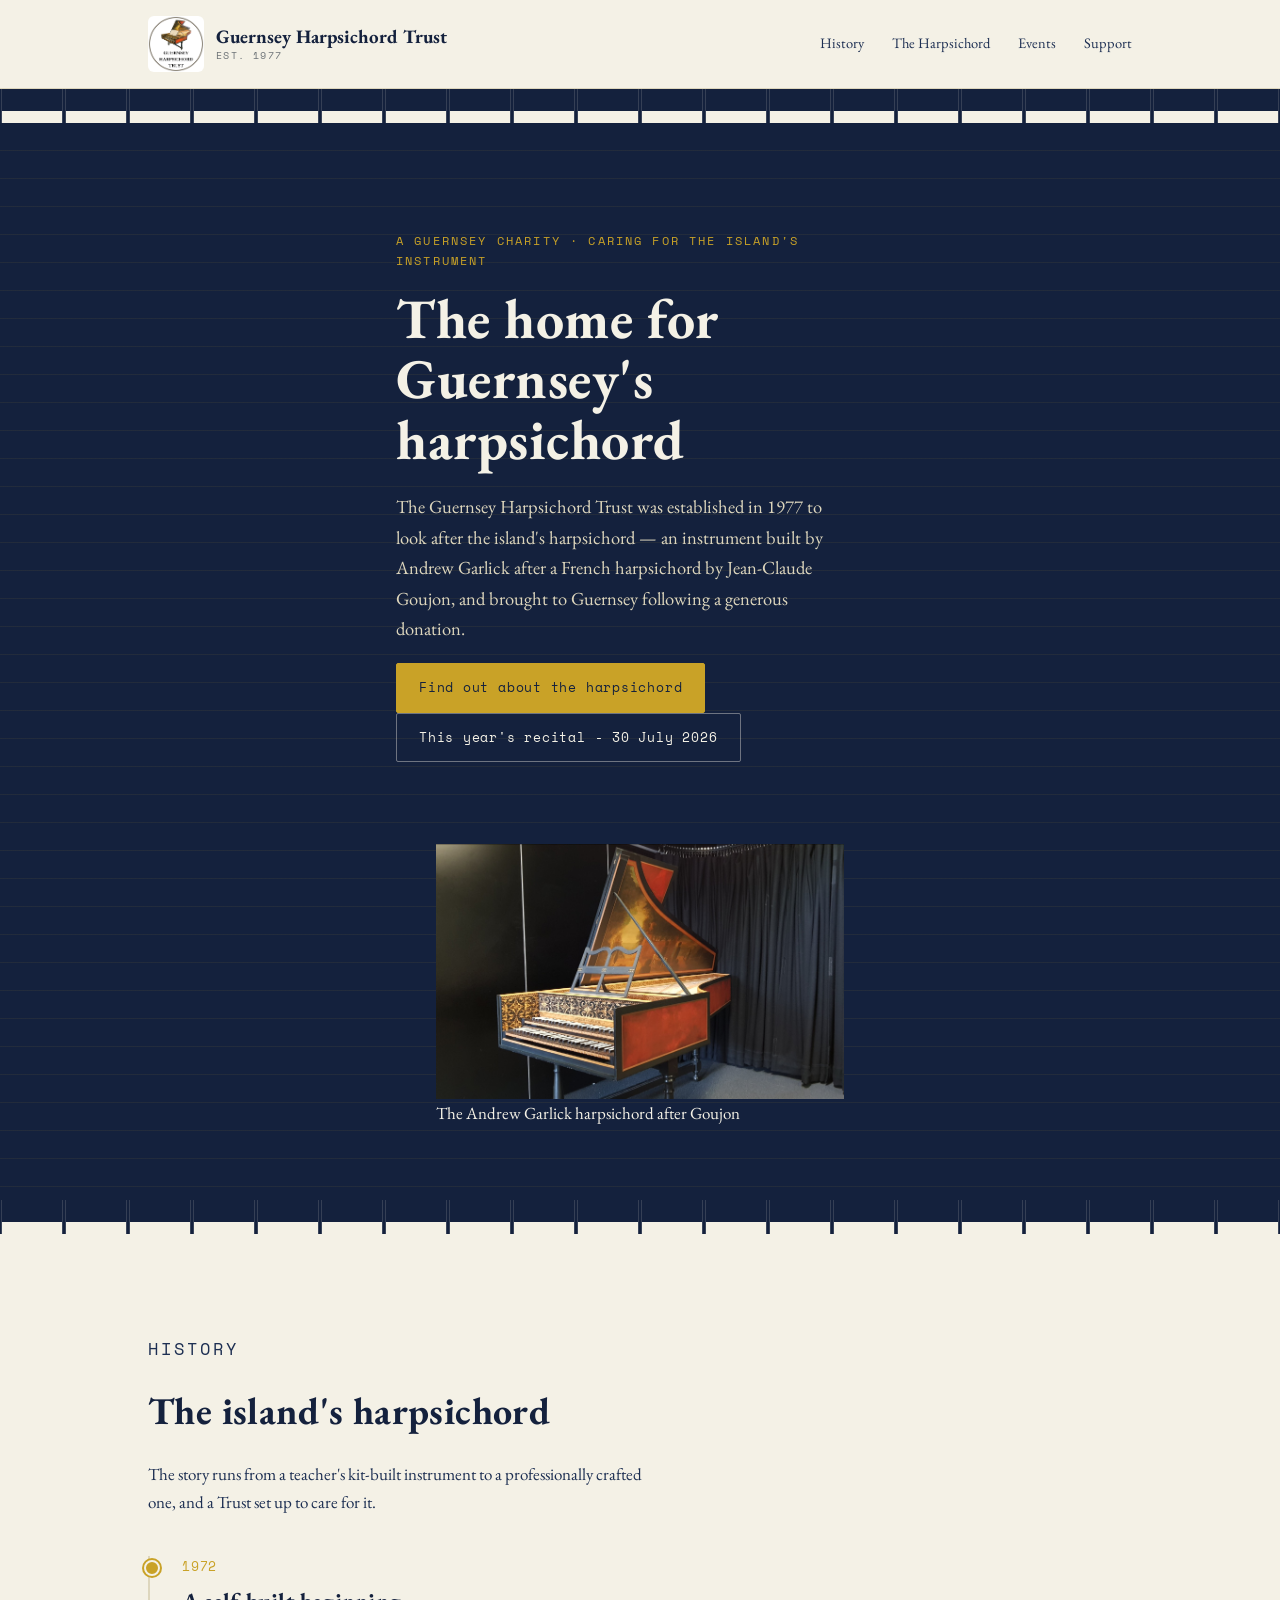
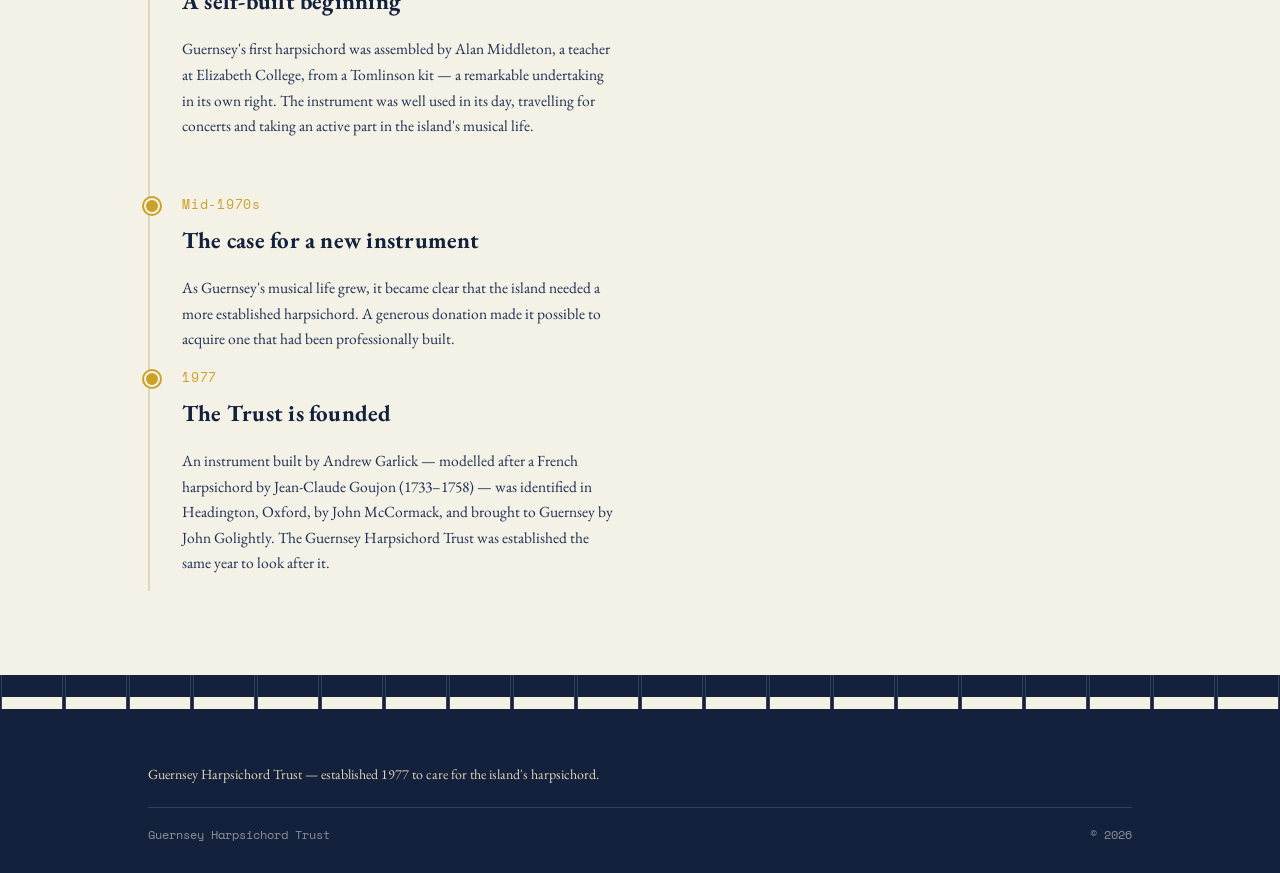
<file: index.html>
<!DOCTYPE html>
<html lang="en">
<head>
<meta charset="UTF-8">
<meta name="viewport" content="width=device-width, initial-scale=1.0">
<title>Guernsey Harpsichord Trust</title>
<meta name="description" content="The Guernsey Harpsichord Trust cares for the island's harpsichord, built by Andrew Garlick after Jean-Claude Goujon, and its predecessor built by Alan Middleton.">
<link rel="preconnect" href="https://fonts.googleapis.com">
<link rel="preconnect" href="https://fonts.gstatic.com" crossorigin>
<link href="https://fonts.googleapis.com/css2?family=EB+Garamond:ital,wght@0,400;0,500;0,600;0,700;1,400;1,500&family=Space+Mono:wght@400;700&display=swap" rel="stylesheet">
<link rel="stylesheet" href="style.css">
</head>
<body>

<header>
  <div class="nav-row">
    <a class="brand" href="index.html">
      <img class="brand-logo" src="guernsey-harpsichord-trust-logo.svg.png" alt="Guernsey Harpsichord Trust logo">
      <span class="brand-text">Guernsey Harpsichord Trust<small>Est. 1977</small></span>
    </a>
    <nav class="links" id="navLinks">
      <a href="index.html#history">History</a>
      <a href="index.html#harpsichord">The Harpsichord</a>
      <a href="events.html">Events</a>
      <a href="support.html">Support</a>
    </nav>
    <button class="menu-btn" id="menuBtn" aria-expanded="false" aria-controls="navLinks">MENU</button>
  </div>
</header>

<div class="keyboard-strip" aria-hidden="true">
  <svg viewBox="0 0 700 34" preserveAspectRatio="none">
    <defs>
      <pattern id="keys" width="35" height="34" patternUnits="userSpaceOnUse">
        <rect x="0" y="0" width="35" height="34" fill="#14213d"/>
        <rect x="1" y="0" width="33" height="34" fill="#f4f1e6"/>
        <rect x="1" y="0" width="33" height="22" fill="#14213d"/>
      </pattern>
    </defs>
    <rect width="700" height="34" fill="url(#keys)"/>
  </svg>
</div>

<section class="hero">
  <div class="wrap hero-inner hero-inner--solo">
    <div>
      <p class="eyebrow">A Guernsey charity &middot; caring for the island's instrument</p>
      <h1>The home for Guernsey's harpsichord </h1>
      <p class="lede">The Guernsey Harpsichord Trust was established in 1977 to look after the island's harpsichord — an instrument built by Andrew Garlick after a French harpsichord by Jean-Claude Goujon, and brought to Guernsey following a generous donation.</p>
        <a class="btn btn-solid" href="#history">Find out about the harpsichord</a>
        <a class="btn btn-ghost" href="events.html">This year's recital - 30 July 2026</a>
      </p>
    </div>
    <figure class="hero-figure">
      <img src="Guernsey harpsichord photo.jpg" alt="Guernsey harpsichord" class="hero-photo">
      <figcaption class="visually-hidden">The Andrew Garlick harpsichord after Goujon</figcaption>
    </figure>
  </div>
</section>
<div class="keyboard-strip" aria-hidden="true">
  <svg viewBox="0 0 700 34" preserveAspectRatio="none"><rect width="700" height="34" fill="url(#keys)"/></svg>
</div>

<section id="history" class="reveal">
  <div class="wrap">
    <div class="section-head">
      <p class="eyebrow">History</p>
      <h2>The island's harpsichord</h2>
      <p>The story runs from a teacher's kit-built instrument to a professionally crafted one, and a Trust set up to care for it.</p>
    </div>
    <div class="timeline">
      <div class="timeline-item">
        <div class="year">1972</div>
        <h3>A self-built beginning</h3>
        <p>Guernsey's first harpsichord was assembled by Alan Middleton, a teacher at Elizabeth College, from a Tomlinson kit — a remarkable undertaking in its own right. The instrument was well used in its day, travelling for concerts and taking an active part in the island's musical life.</p>
      </div>
      <div class="timeline-item">
        <div class="year">Mid-1970s</div>
        <h3>The case for a new instrument</h3>
        <p>As Guernsey's musical life grew, it became clear that the island needed a more established harpsichord. A generous donation made it possible to acquire one that had been professionally built.</p>
      <div class="timeline-item">
        <div class="year">1977</div>
        <h3>The Trust is founded</h3>
        <p>An instrument built by Andrew Garlick — modelled after a French harpsichord by Jean-Claude Goujon (1733–1758) — was identified in Headington, Oxford, by John McCormack, and brought to Guernsey by John Golightly. The Guernsey Harpsichord Trust was established the same year to look after it.</p>
      </div>
    </div>
  </div>
</section>

<div class="keyboard-strip" aria-hidden="true">
  <svg viewBox="0 0 700 34" preserveAspectRatio="none"><rect width="700" height="34" fill="url(#keys)"/></svg>
</div>

<footer>
  <div class="wrap">
    <p>Guernsey Harpsichord Trust — established 1977 to care for the island's harpsichord.</p>
    <div class="foot-bottom">
      <span>Guernsey Harpsichord Trust</span>
      <span>&copy; 2026</span>
    </div>
  </div>
</footer>

<script>
  const menuBtn = document.getElementById('menuBtn');
  const navLinks = document.getElementById('navLinks');
  menuBtn.addEventListener('click', () => {
    const open = navLinks.classList.toggle('open');
    menuBtn.setAttribute('aria-expanded', open ? 'true' : 'false');
  });
  navLinks.querySelectorAll('a').forEach(a => a.addEventListener('click', () => {
    navLinks.classList.remove('open');
    menuBtn.setAttribute('aria-expanded', 'false');
  }));

  const revealEls = document.querySelectorAll('.reveal');
  if ('IntersectionObserver' in window){
    const io = new IntersectionObserver((entries) => {
      entries.forEach(e => { if (e.isIntersecting){ e.target.classList.add('in'); io.unobserve(e.target); } });
    }, { threshold: 0.12 });
    revealEls.forEach(el => io.observe(el));
  } else {
    revealEls.forEach(el => el.classList.add('in'));
  }
</script>

</body>
</html>
</file>
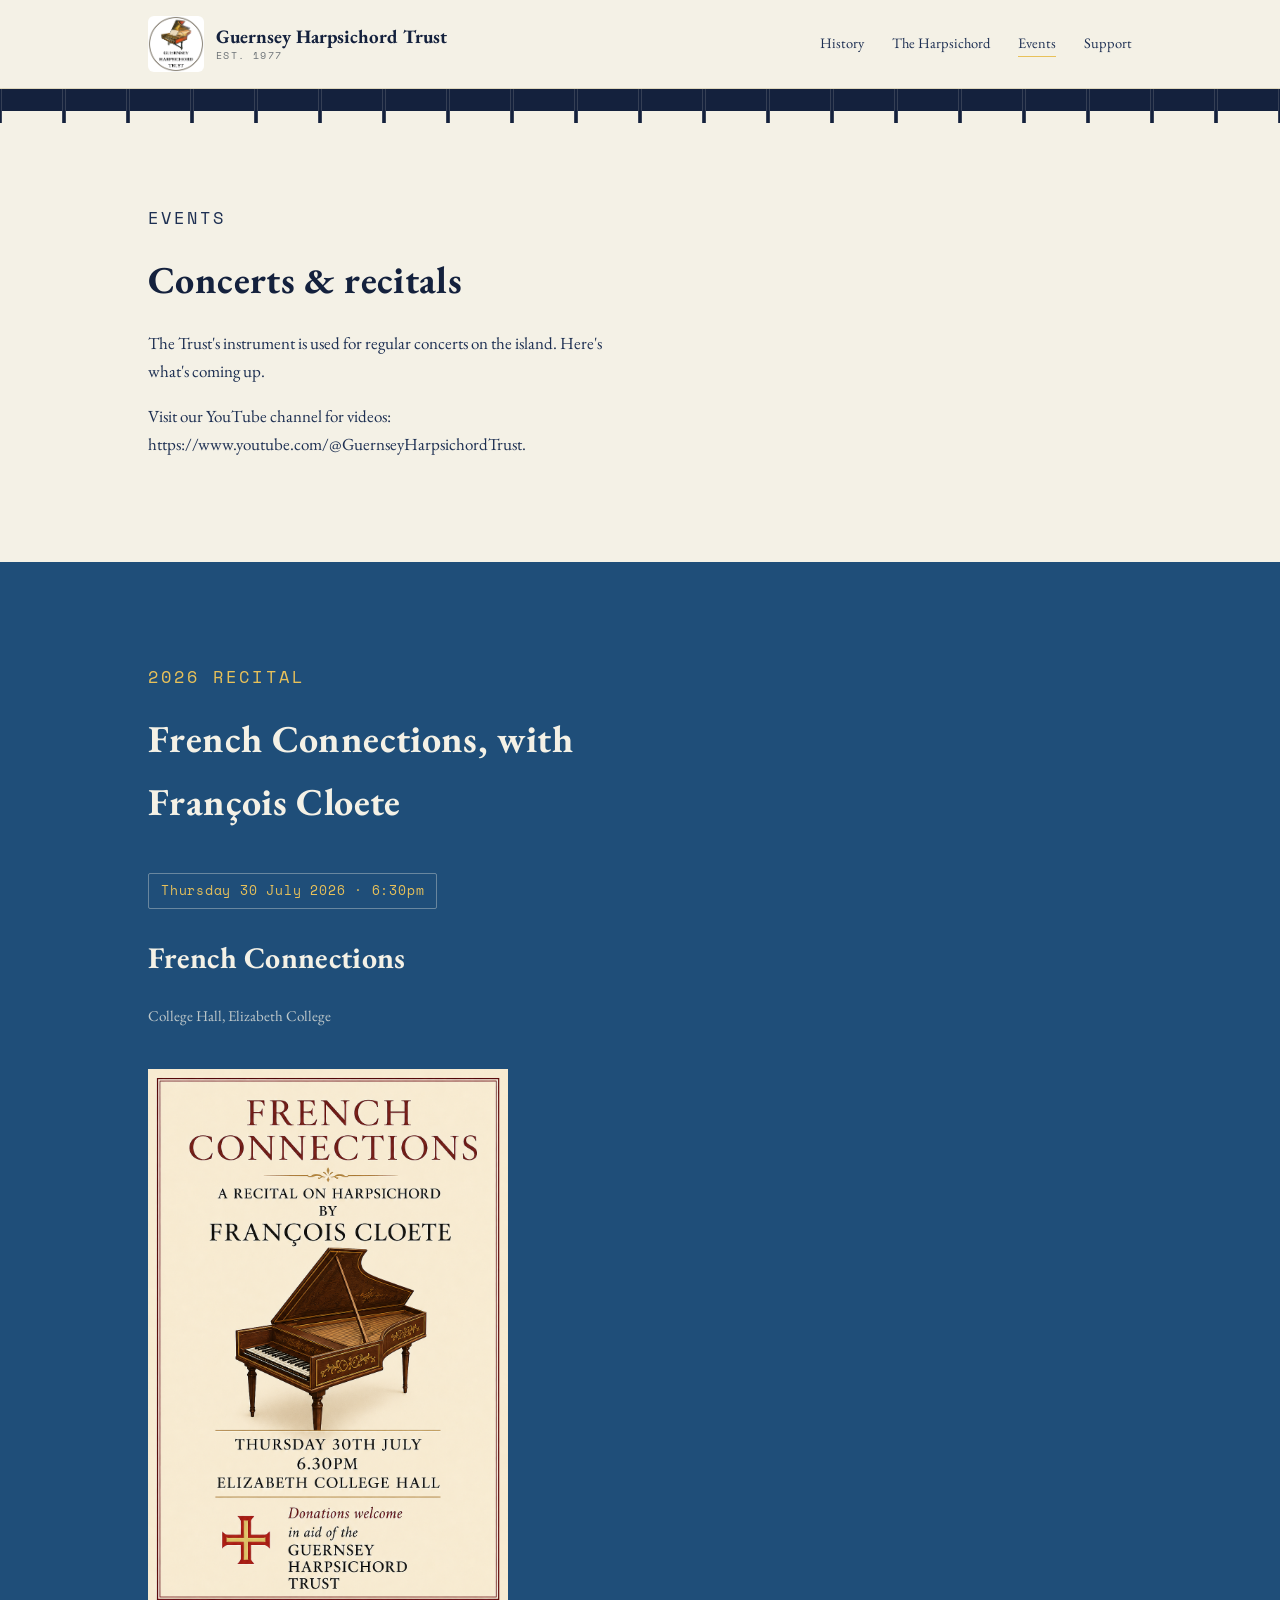
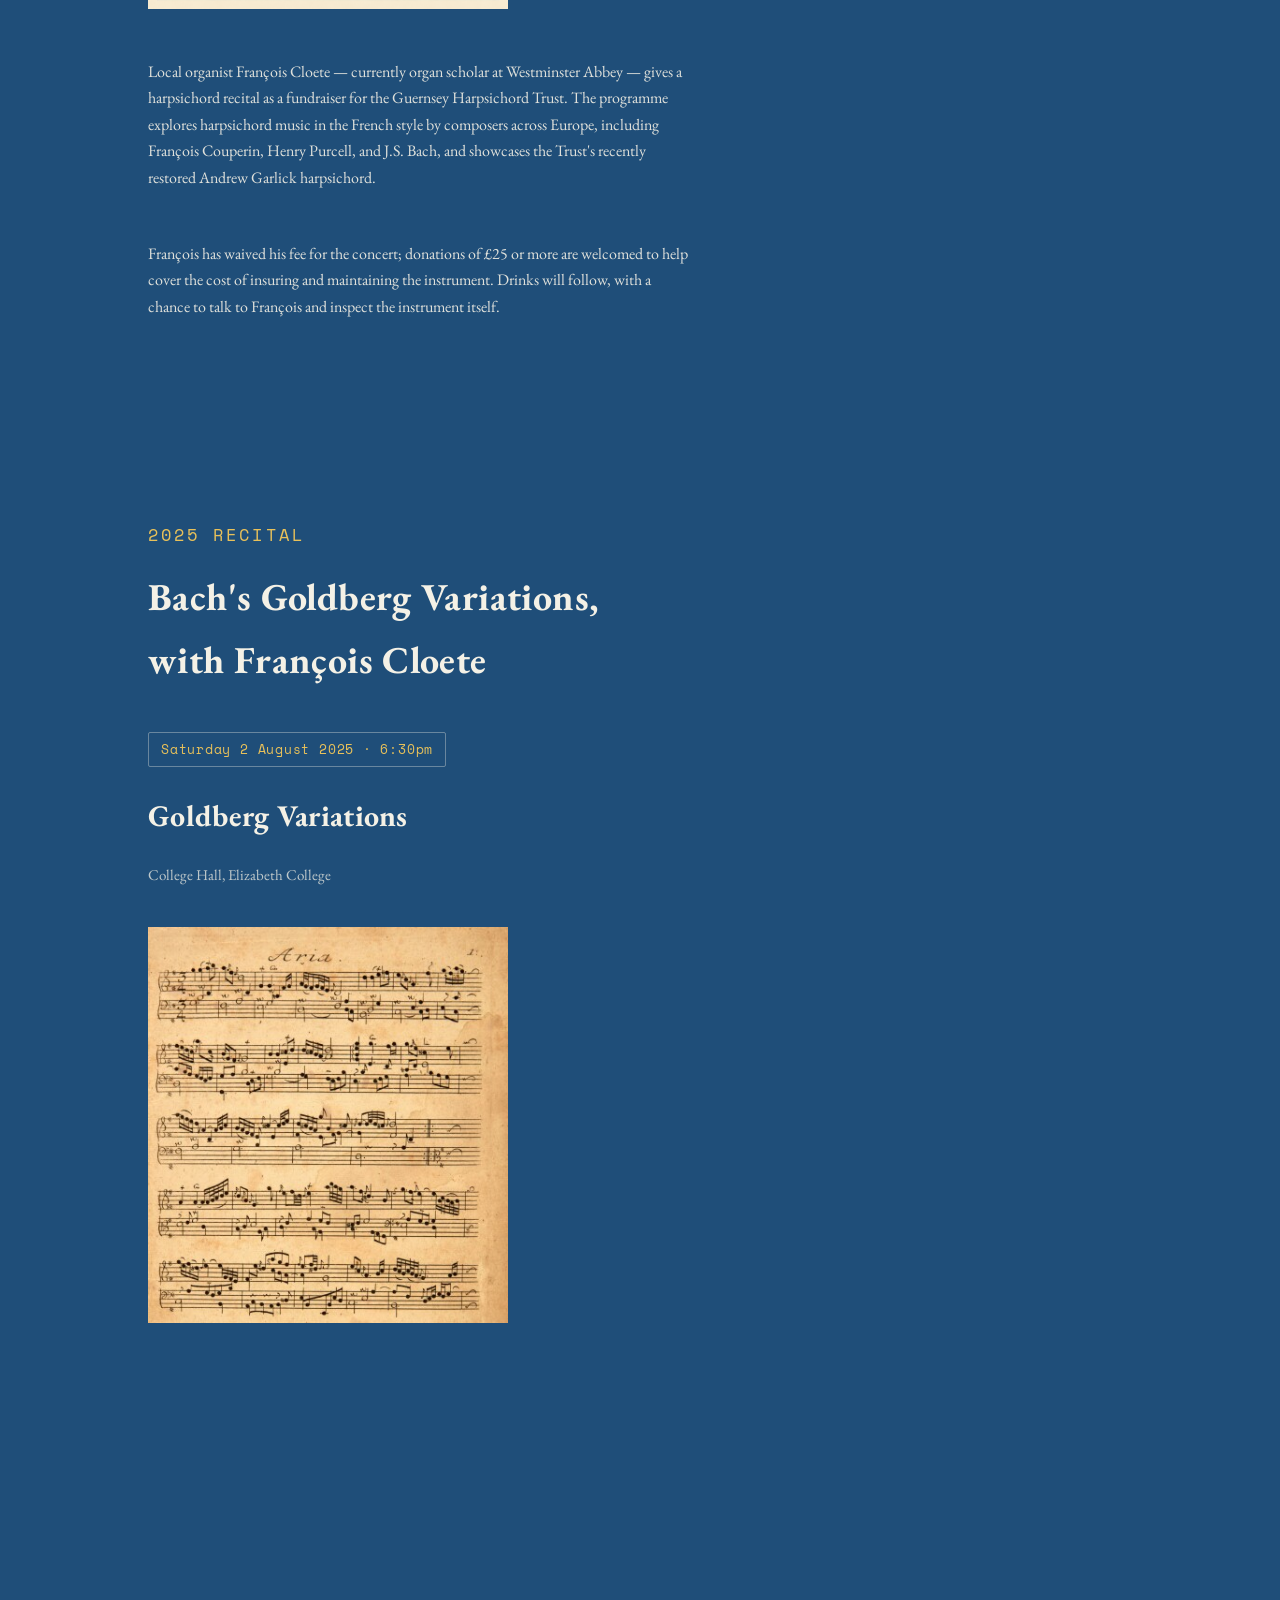
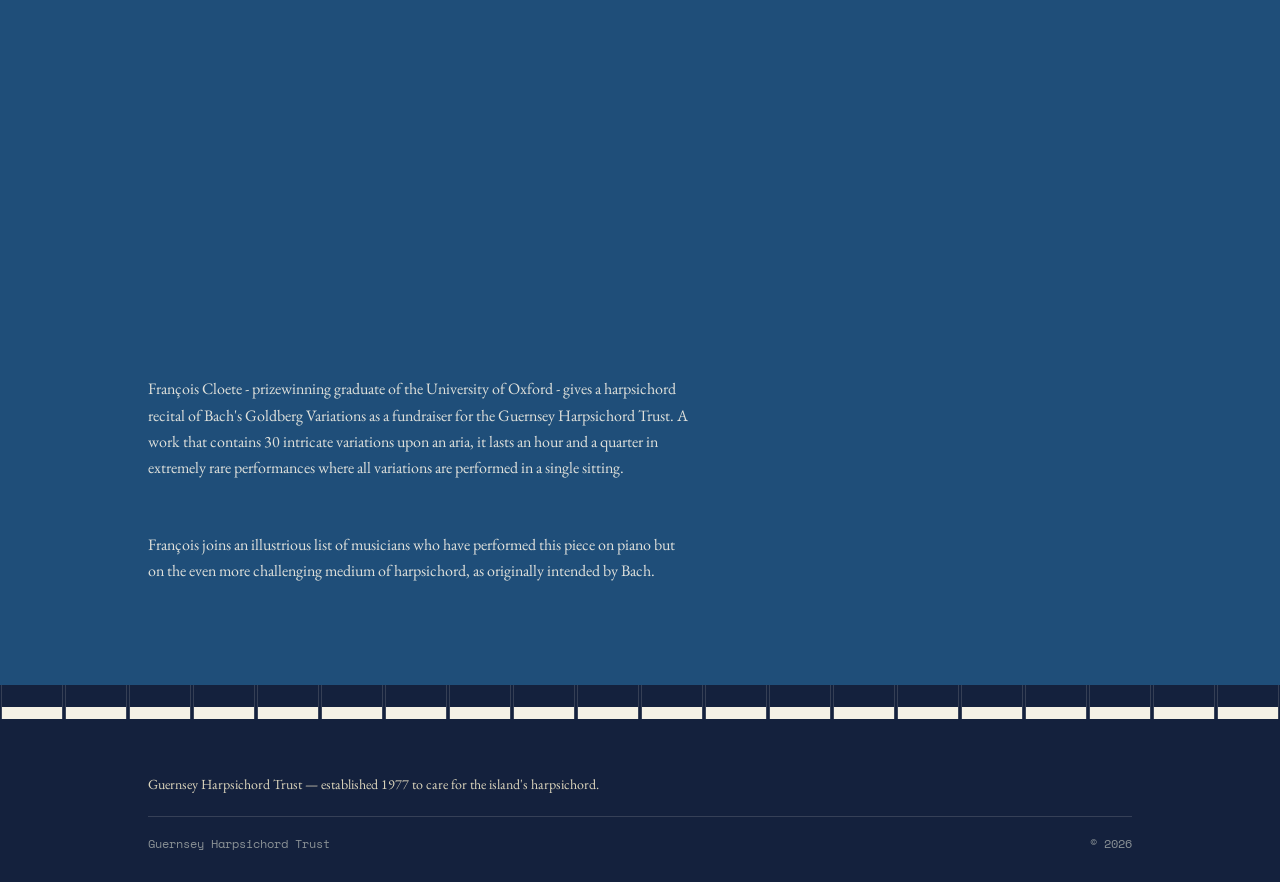
<file: events.html>
<!DOCTYPE html>
<html lang="en">
<head>
<meta charset="UTF-8">
<meta name="viewport" content="width=device-width, initial-scale=1.0">
<title>Events — Guernsey Harpsichord Trust</title>
<meta name="description" content="Concerts and recitals from the Guernsey Harpsichord Trust, including this year's fundraising recital by François Cloete.">
<link rel="preconnect" href="https://fonts.googleapis.com">
<link rel="preconnect" href="https://fonts.gstatic.com" crossorigin>
<link href="https://fonts.googleapis.com/css2?family=EB+Garamond:ital,wght@0,400;0,500;0,600;0,700;1,400;1,500&family=Space+Mono:wght@400;700&display=swap" rel="stylesheet">
<link rel="stylesheet" href="style.css">
</head>
<body>

<header>
  <div class="nav-row">
    <a class="brand" href="index.html">
      <img class="brand-logo" src="guernsey-harpsichord-trust-logo.svg.png" alt="Guernsey Harpsichord Trust logo">
      <span class="brand-text">Guernsey Harpsichord Trust<small>Est. 1977</small></span>
    </a>
    <nav class="links" id="navLinks">
      <a href="index.html#history">History</a>
      <a href="index.html#harpsichord">The Harpsichord</a>
      <a href="events.html" class="current">Events</a>
      <a href="support.html">Support</a>
    </nav>
    <button class="menu-btn" id="menuBtn" aria-expanded="false" aria-controls="navLinks">MENU</button>
  </div>
</header>

<div class="keyboard-strip" aria-hidden="true">
  <svg viewBox="0 0 700 34" preserveAspectRatio="none">
    <defs>
      <pattern id="keys" width="35" height="34" patternUnits="userSpaceOnUse">
        <rect x="0" y="0" width="35" height="34" fill="#14213d"/>
        <rect x="1" y="0" width="33" height="34" fill="#f4f1e6"/>
        <rect x="1" y="0" width="33" height="22" fill="#14213d"/>
      </pattern>
    </defs>
    <rect width="700" height="34" fill="url(#keys)"/>
  </svg>
</div>

<section class="tight reveal">
  <div class="wrap">
    <div class="section-head">
      <p class="eyebrow">Events</p>
      <h2>Concerts &amp; recitals</h2>
      <p>The Trust's instrument is used for regular concerts on the island. Here's what's coming up.</p>
      <p>Visit our YouTube channel for videos: https://www.youtube.com/@GuernseyHarpsichordTrust.</p>
    </div>
  </div>
</section>

<section class="band-blue reveal">
  <div class="wrap">
    <div class="section-head">
      <p class="eyebrow">2026 recital</p>
      <h2>French Connections, with Fran&ccedil;ois Cloete</h2>
    </div>
    <div class="recital-card">
      <span class="date-badge">Thursday 30 July 2026 &middot; 6:30pm</span>
      <h3>French Connections</h3>
      <div class="venue">College Hall, Elizabeth College</div>
      <img src="French Connections.png" alt="French Connections poster" class="recital-poster" loading="lazy">
      <p>Local organist Fran&ccedil;ois Cloete — currently organ scholar at Westminster Abbey — gives a harpsichord recital as a fundraiser for the Guernsey Harpsichord Trust. The programme explores harpsichord music in the French style by composers across Europe, including Fran&ccedil;ois Couperin, Henry Purcell, and J.S. Bach, and showcases the Trust's recently restored Andrew Garlick harpsichord.</p>
      <p>Fran&ccedil;ois has waived his fee for the concert; donations of £25 or more are welcomed to help cover the cost of insuring and maintaining the instrument. Drinks will follow, with a chance to talk to Fran&ccedil;ois and inspect the instrument itself.</p>
    </div>
  </div>
</section>

  <section class="band-blue reveal">
  <div class="wrap">
    <div class="section-head">
      <p class="eyebrow">2025 recital</p>
      <h2>Bach's Goldberg Variations, with Fran&ccedil;ois Cloete</h2>
    </div>
    <div class="recital-card">
      <span class="date-badge">Saturday 2 August 2025 &middot; 6:30pm</span>
      <h3>Goldberg Variations</h3>
      <div class="venue">College Hall, Elizabeth College</div>
      <img src="Goldberg Variations Aria.jpg" alt="Goldberg Variations aria" class="recital-poster" loading="lazy">
      <div class="video">
        <iframe width="560" height="315" src="https://www.youtube.com/embed/0cbKVAZnov4" title="YouTube video player" frameborder="0" allow="accelerometer; autoplay; clipboard-write; encrypted-media; gyroscope; picture-in-picture" allowfullscreen></iframe>
      </div>
      <p>Fran&ccedil;ois Cloete - prizewinning graduate of the University of Oxford - gives a harpsichord recital of Bach's Goldberg Variations as a fundraiser for the Guernsey Harpsichord Trust. A work that contains 30 intricate variations upon an aria, it lasts an hour and a quarter in extremely rare performances where all variations are performed in a single sitting. </p>
      <p>Fran&ccedil;ois joins an illustrious list of musicians who have performed this piece on piano but on the even more challenging medium of harpsichord, as originally intended by Bach.</p>
    </div>
  </div>
</section>

<div class="keyboard-strip" aria-hidden="true">
  <svg viewBox="0 0 700 34" preserveAspectRatio="none"><rect width="700" height="34" fill="url(#keys)"/></svg>
</div>

<footer>
  <div class="wrap">
    <p>Guernsey Harpsichord Trust — established 1977 to care for the island's harpsichord.</p>
    <div class="foot-bottom">
      <span>Guernsey Harpsichord Trust</span>
      <span>&copy; 2026</span>
    </div>
  </div>
</footer>

<script>
  const menuBtn = document.getElementById('menuBtn');
  const navLinks = document.getElementById('navLinks');
  menuBtn.addEventListener('click', () => {
    const open = navLinks.classList.toggle('open');
    menuBtn.setAttribute('aria-expanded', open ? 'true' : 'false');
  });
  navLinks.querySelectorAll('a').forEach(a => a.addEventListener('click', () => {
    navLinks.classList.remove('open');
    menuBtn.setAttribute('aria-expanded', 'false');
  }));

  const revealEls = document.querySelectorAll('.reveal');
  if ('IntersectionObserver' in window){
    const io = new IntersectionObserver((entries) => {
      entries.forEach(e => { if (e.isIntersecting){ e.target.classList.add('in'); io.unobserve(e.target); } });
    }, { threshold: 0.12 });
    revealEls.forEach(el => io.observe(el));
  } else {
    revealEls.forEach(el => el.classList.add('in'));
  }
</script>

</body>
</html>
</file>
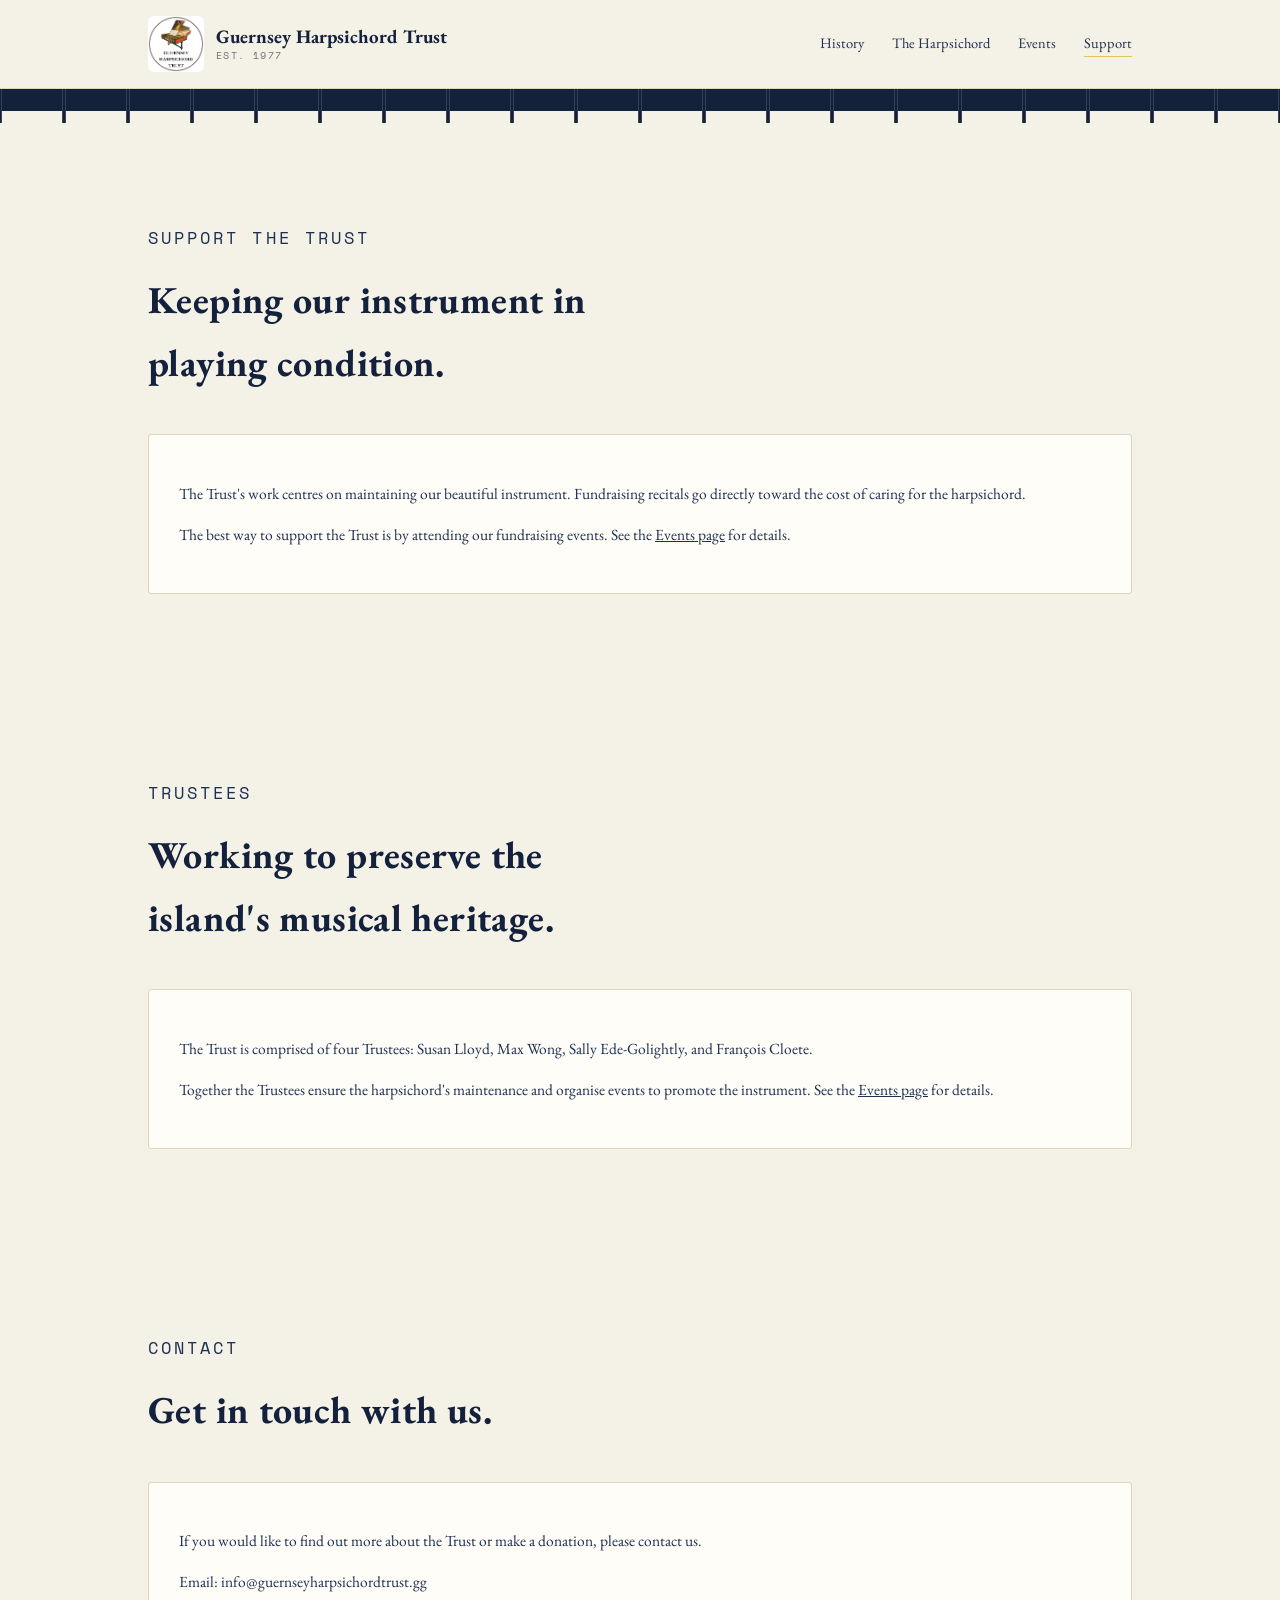
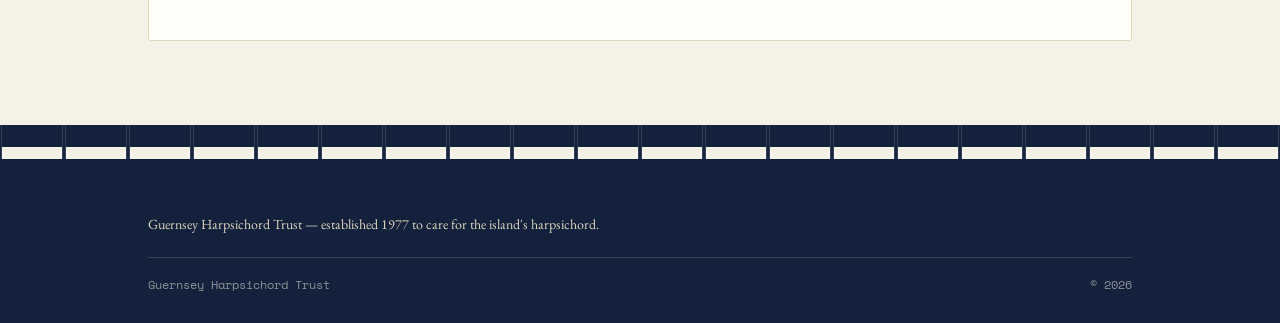
<file: support.html>
<!DOCTYPE html>
<html lang="en">
<head>
<meta charset="UTF-8">
<meta name="viewport" content="width=device-width, initial-scale=1.0">
<title>Support — Guernsey Harpsichord Trust</title>
<meta name="description" content="How to support the Guernsey Harpsichord Trust, which cares for the island's Andrew Garlick harpsichord.">
<link rel="preconnect" href="https://fonts.googleapis.com">
<link rel="preconnect" href="https://fonts.gstatic.com" crossorigin>
<link href="https://fonts.googleapis.com/css2?family=EB+Garamond:ital,wght@0,400;0,500;0,600;0,700;1,400;1,500&family=Space+Mono:wght@400;700&display=swap" rel="stylesheet">
<link rel="stylesheet" href="style.css">
</head>
<body>

<header>
  <div class="nav-row">
    <a class="brand" href="index.html">
      <img class="brand-logo" src="guernsey-harpsichord-trust-logo.svg.png" alt="Guernsey Harpsichord Trust logo">
      <span class="brand-text">Guernsey Harpsichord Trust<small>Est. 1977</small></span>
    </a>
    <nav class="links" id="navLinks">
      <a href="index.html#history">History</a>
      <a href="index.html#harpsichord">The Harpsichord</a>
      <a href="events.html">Events</a>
      <a href="support.html" class="current">Support</a>
    </nav>
    <button class="menu-btn" id="menuBtn" aria-expanded="false" aria-controls="navLinks">MENU</button>
  </div>
</header>

<div class="keyboard-strip" aria-hidden="true">
  <svg viewBox="0 0 700 34" preserveAspectRatio="none">
    <defs>
      <pattern id="keys" width="35" height="34" patternUnits="userSpaceOnUse">
        <rect x="0" y="0" width="35" height="34" fill="#14213d"/>
        <rect x="1" y="0" width="33" height="34" fill="#f4f1e6"/>
        <rect x="1" y="0" width="33" height="22" fill="#14213d"/>
      </pattern>
    </defs>
    <rect width="700" height="34" fill="url(#keys)"/>
  </svg>
</div>

<section class="reveal">
  <div class="wrap">
    <div class="section-head">
      <p class="eyebrow">Support the Trust</p>
      <h2>Keeping our instrument in playing condition.</h2>
    </div>
    <div class="support-note">
      <p>The Trust's work centres on maintaining our beautiful instrument. Fundraising recitals go directly toward the cost of caring for the harpsichord.</p>
      <p>The best way to support the Trust is by attending our fundraising events. See the <a href="events.html">Events page</a> for details.</p>
    </div>
  </div>
</section>

  <section class="reveal">
  <div class="wrap">
    <div class="section-head">
      <p class="eyebrow">Trustees</p>
      <h2>Working to preserve the island's musical heritage.</h2>
    </div>
    <div class="support-note">
      <p>The Trust is comprised of four Trustees: Susan Lloyd, Max Wong, Sally Ede-Golightly, and Fran&ccedil;ois Cloete.</p>
      <p>Together the Trustees ensure the harpsichord's maintenance and organise events to promote the instrument. See the <a href="events.html">Events page</a> for details.</p>
    </div>
  </div>
</section>

    <section class="reveal">
  <div class="wrap">
    <div class="section-head">
      <p class="eyebrow">Contact</p>
      <h2>Get in touch with us.</h2>
    </div>
    <div class="support-note">
      <p>If you would like to find out more about the Trust or make a donation, please contact us.</p>
      <p>Email: info@guernseyharpsichordtrust.gg</p>
    </div>
  </div>
</section>

<div class="keyboard-strip" aria-hidden="true">
  <svg viewBox="0 0 700 34" preserveAspectRatio="none"><rect width="700" height="34" fill="url(#keys)"/></svg>
</div>

<footer>
  <div class="wrap">
    <p>Guernsey Harpsichord Trust — established 1977 to care for the island's harpsichord.</p>
    <div class="foot-bottom">
      <span>Guernsey Harpsichord Trust</span>
      <span>&copy; 2026</span>
    </div>
  </div>
</footer>

<script>
  const menuBtn = document.getElementById('menuBtn');
  const navLinks = document.getElementById('navLinks');
  menuBtn.addEventListener('click', () => {
    const open = navLinks.classList.toggle('open');
    menuBtn.setAttribute('aria-expanded', open ? 'true' : 'false');
  });
  navLinks.querySelectorAll('a').forEach(a => a.addEventListener('click', () => {
    navLinks.classList.remove('open');
    menuBtn.setAttribute('aria-expanded', 'false');
  }));

  const revealEls = document.querySelectorAll('.reveal');
  if ('IntersectionObserver' in window){
    const io = new IntersectionObserver((entries) => {
      entries.forEach(e => { if (e.isIntersecting){ e.target.classList.add('in'); io.unobserve(e.target); } });
    }, { threshold: 0.12 });
    revealEls.forEach(el => io.observe(el));
  } else {
    revealEls.forEach(el => el.classList.add('in'));
  }
</script>

</body>
</html>
</file>
<file: style.css>
/* (existing stylesheet) */
:root{
  --navy: #14213d;
  --navy-2: #1d2f52;
  --parchment: #f4f1e6;
  --parchment-2: #ddd6bd;
  --granite: #8b9296;
  --granite-dim: #6d7377;
  --brass: #c9a227;
  --brass-bright: #e8c15a;
  --blue-mid: #1f4e79;
  --ink: #14213d;

  --display: 'EB Garamond', serif;
  --body: 'EB Garamond', serif;
  --mono: 'Space Mono', monospace;
}

*{ box-sizing: border-box; }
html{ scroll-behavior: smooth; }
@media (prefers-reduced-motion: reduce){
  html{ scroll-behavior: auto; }
  *{ animation: none !important; transition: none !important; }
}

body{
  margin: 0;
  background: var(--parchment);
  color: var(--ink);
  font-family: var(--body);
  font-size: 17px;
  line-height: 1.65;
  -webkit-font-smoothing: antialiased;
}

a{ color: inherit; }
img, svg{ display:block; max-width: 100%; }

.wrap{
  max-width: 1040px;
  margin: 0 auto;
  padding: 0 28px;
}

h1, h2, h3{
  font-family: var(--display);
  font-weight: 700;
  margin: 0;
  color: var(--navy);
  letter-spacing: 0.01em;
}

.eyebrow{
  font-family: var(--mono);
  font-size: 12px;
  letter-spacing: 0.18em;
  text-transform: uppercase;
  color: var(--brass);
}

/* ---------- keyboard divider (signature element) ---------- */
.keyboard-strip{
  width: 100%;
  height: 34px;
  display: block;
  background: var(--navy);
}
.keyboard-strip svg{ width: 100%; height: 100%; display:block; }

/* ---------- header / nav ---------- */
header{
  position: sticky;
  top: 0;
  z-index: 50;
  background: rgba(244, 241, 230, 0.94);
  backdrop-filter: blur(6px);
  border-bottom: 1px solid var(--parchment-2);
}
.nav-row{
  display: flex;
  align-items: center;
  justify-content: space-between;
  padding: 16px 28px;
  max-width: 1040px;
  margin: 0 auto;
}
.brand{
  display: flex;
  align-items: center;
  gap: 12px;
  text-decoration: none;
}
.brand-logo{
  width: 56px;
  height: auto;
  display: block;
  border-radius: 6px;
  background: transparent;
  box-shadow: none;
}
.brand-text{
  font-family: var(--display);
  font-weight: 700;
  font-size: 19px;
  line-height: 1.1;
  color: var(--navy);
}
.brand-text small{
  display: block;
  font-family: var(--mono);
  font-weight: 400;
  font-size: 10px;
  letter-spacing: 0.14em;
  color: var(--granite-dim);
  text-transform: uppercase;
  margin-top: 3px;
}

nav.links{
  display: flex;
  gap: 28px;
  font-size: 14.5px;
}
nav.links a{
  text-decoration: none;
  color: var(--navy-2);
  position: relative;
  padding-bottom: 3px;
}
nav.links a::after{
  content: "";
  position: absolute;
  left: 0; right: 0; bottom: 0;
  height: 1px;
  background: var(--brass);
  transform: scaleX(0);
  transform-origin: left;
  transition: transform .25s ease;
}
nav.links a:hover::after{ transform: scaleX(1); }
nav.links a.current::after{ transform: scaleX(1); background: var(--brass-bright); }

.menu-btn{
  display: none;
  background: none;
  border: 1px solid var(--navy);
  border-radius: 3px;
  padding: 8px 10px;
  font-family: var(--mono);
  font-size: 12px;
  letter-spacing: 0.08em;
  color: var(--navy);
  cursor: pointer;
}

/* ---------- hero ---------- */
.hero{
  position: relative;
  background: var(--navy);
  color: var(--parchment);
  overflow: hidden;
  padding: 96px 0 0 0;
}
.hero::before{
  content: "";
  position: absolute;
  inset: 0;
  background-image:
    repeating-linear-gradient(180deg, transparent 0 27px, rgba(201,162,39,0.08) 27px 28px);
  pointer-events: none;
}
.hero-inner{
  position: relative;
  display: grid;
  grid-template-columns: 1.15fr 0.85fr;
  gap: 48px;
  align-items: center;
  padding-bottom: 56px;
}
.hero h1{
  color: var(--parchment);
  font-size: clamp(36px, 4.6vw, 56px);
  line-height: 1.08;
  font-weight: 700;
  margin: 18px 0 22px 0;
}
.hero h1 em{
  font-style: italic;
  color: var(--brass-bright);
}
.hero p.lede{
  font-size: 18.5px;
  max-width: 48ch;
  color: var(--parchment-2);
}
.cta-row{
  display: flex;
  gap: 16px;
  margin-top: 30px;
  flex-wrap: wrap;
}
.btn{
  display: inline-block;
  font-family: var(--mono);
  font-size: 13px;
  letter-spacing: 0.06em;
  text-decoration: none;
  padding: 13px 22px;
  border-radius: 2px;
  border: 1px solid var(--brass);
  transition: background .2s ease, color .2s ease;
}
.btn-solid{
  background: var(--brass);
  color: var(--navy);
}
.btn-solid:hover{ background: var(--brass-bright); }
.btn-ghost{
  color: var(--parchment);
  border-color: rgba(244,241,230,0.4);
}
.btn-ghost:hover{ border-color: var(--brass-bright); color: var(--brass-bright); }

.hero-inner--solo{
  grid-template-columns: 1fr;
  max-width: 68ch;
}

/* ---------- sections ---------- */
section{ padding: 84px 0; }
section.tight{ padding: 64px 0; }
section .section-head{
  max-width: 62ch;
  margin-bottom: 40px;
}
section .section-head h2{
  font-size: clamp(28px, 3.2vw, 38px);
  margin-top: 10px;
}
section .section-head p{
  color: var(--navy-2);
  font-size: 17px;
}

.band-blue{ background: var(--blue-mid); color: var(--parchment); }
.band-blue h2, .band-blue .eyebrow{ color: var(--parchment); }
.band-blue .eyebrow{ color: var(--brass-bright); }
.band-blue p{ color: rgba(244,241,230,0.85); }

/* history timeline */
.timeline{
  position: relative;
  padding-left: 32px;
  border-left: 2px solid var(--parchment-2);
  display: flex;
  flex-direction: column;
  gap: 40px;
}
.timeline-item{ position: relative; }
.timeline-item::before{
  content: "";
  position: absolute;
  left: -38px;
  top: 4px;
  width: 12px;
  height: 12px;
  border-radius: 50%;
  background: var(--brass);
  border: 2px solid var(--parchment);
  box-shadow: 0 0 0 2px var(--brass);
}
.timeline-item .year{
  font-family: var(--mono);
  font-size: 13px;
  letter-spacing: 0.06em;
  color: var(--brass);
  margin-bottom: 6px;
}
.timeline-item h3{ font-size: 23px; margin-bottom: 8px; }
.timeline-item p{ color: var(--navy-2); font-size: 15.5px; max-width: 62ch; }

/* instrument card (single) */
.instrument-feature{
  display: grid;
  grid-template-columns: 1fr 1fr;
  gap: 40px;
  align-items: start;
  background: #fffdf7;
  border: 1px solid var(--parchment-2);
  border-radius: 3px;
  padding: 34px;
}
.instrument-feature .maker{
  font-family: var(--mono);
  font-size: 11px;
  letter-spacing: 0.1em;
  text-transform: uppercase;
  color: var(--brass);
  margin-bottom: 10px;
}
.instrument-feature h3{ font-size: 27px; margin-bottom: 12px; }
.instrument-feature p{ font-size: 15.5px; color: var(--navy-2); margin: 0 0 14px 0; }
.fact-list{
  list-style: none;
  margin: 0; padding: 0;
  display: flex;
  flex-direction: column;
  gap: 12px;
}
.fact-list li{
  font-size: 14.5px;
  padding: 12px 0;
  border-bottom: 1px dashed var(--parchment-2);
}
.fact-list .k{
  display: block;
  font-family: var(--mono);
  font-size: 11px;
  letter-spacing: 0.08em;
  text-transform: uppercase;
  color: var(--granite-dim);
  margin-bottom: 4px;
}

/* recital / events feature */
.recital-card{
  display: grid;
  grid-template-columns: 1fr;
  gap: 18px;
}
.recital-card .date-badge{
  display: inline-block;
  font-family: var(--mono);
  font-size: 13px;
  letter-spacing: 0.06em;
  color: var(--brass-bright);
  border: 1px solid rgba(244,241,230,0.35);
  padding: 6px 12px;
  border-radius: 2px;
  width: fit-content;
}
.recital-card h3{ font-size: 30px; color: var(--parchment); margin: 6px 0 4px 0; }
.recital-card .venue{ font-size: 15px; color: rgba(244,241,230,0.75); margin-bottom: 6px; }
.recital-card p{ color: rgba(244,241,230,0.9); font-size: 16px; max-width: 68ch; }
.quote-block{
  font-family: var(--display);
  font-style: italic;
  font-size: 22px;
  color: var(--brass-bright);
  border-left: 2px solid var(--brass-bright);
  padding-left: 18px;
  margin: 18px 0;
}

/* support */
.support-note{
  background: #fffdf7;
  border: 1px solid var(--parchment-2);
  border-radius: 3px;
  padding: 30px;
}
.support-note p{ color: var(--navy-2); font-size: 15.5px; }

footer{
  background: var(--navy);
  color: var(--parchment-2);
  padding: 40px 0 28px 0;
}
footer p{ font-size: 14px; color: var(--parchment-2); }
.foot-bottom{
  border-top: 1px solid rgba(244,241,230,0.15);
  margin-top: 20px;
  padding-top: 18px;
  font-family: var(--mono);
  font-size: 11.5px;
  color: var(--granite);
  display: flex;
  justify-content: space-between;
  flex-wrap: wrap;
  gap: 10px;
}

.reveal{
  opacity: 0;
  transform: translateY(14px);
  transition: opacity .6s ease, transform .6s ease;
}
.reveal.in{ opacity: 1; transform: none; }

:focus-visible{ outline: 2px solid var(--brass); outline-offset: 2px; }

@media (max-width: 860px){
  nav.links{ display: none; }
  .menu-btn{ display: inline-block; }
  .hero-inner{ grid-template-columns: 1fr; padding-bottom: 40px; }
  .instrument-feature{ grid-template-columns: 1fr; }
  .brand-logo{ width: 42px; }
}

nav.links.open{
  display: flex;
  flex-direction: column;
  position: absolute;
  top: 100%;
  right: 0;
  left: 0;
  background: var(--parchment);
  padding: 18px 28px 24px 28px;
  border-bottom: 1px solid var(--parchment-2);
  gap: 16px;
}

/* Poster sizing for recital images */
.recital-poster {
  max-width: 360px;
  width: 100%;
  height: auto;
  display: block;
  margin: 1rem 0;
}

/* Responsive video embed */
.video{
  position: relative;
  padding-bottom: 56.25%; /* 16:9 ratio */
  height: 0;
  overflow: hidden;
  max-width: 100%;
  margin: 1rem 0;
}
.video iframe,
.video object,
.video embed{
  position: absolute;
  top: 0;
  left: 0;
  width: 100%;
  height: 100%;
  border: 0;
}
</file>
